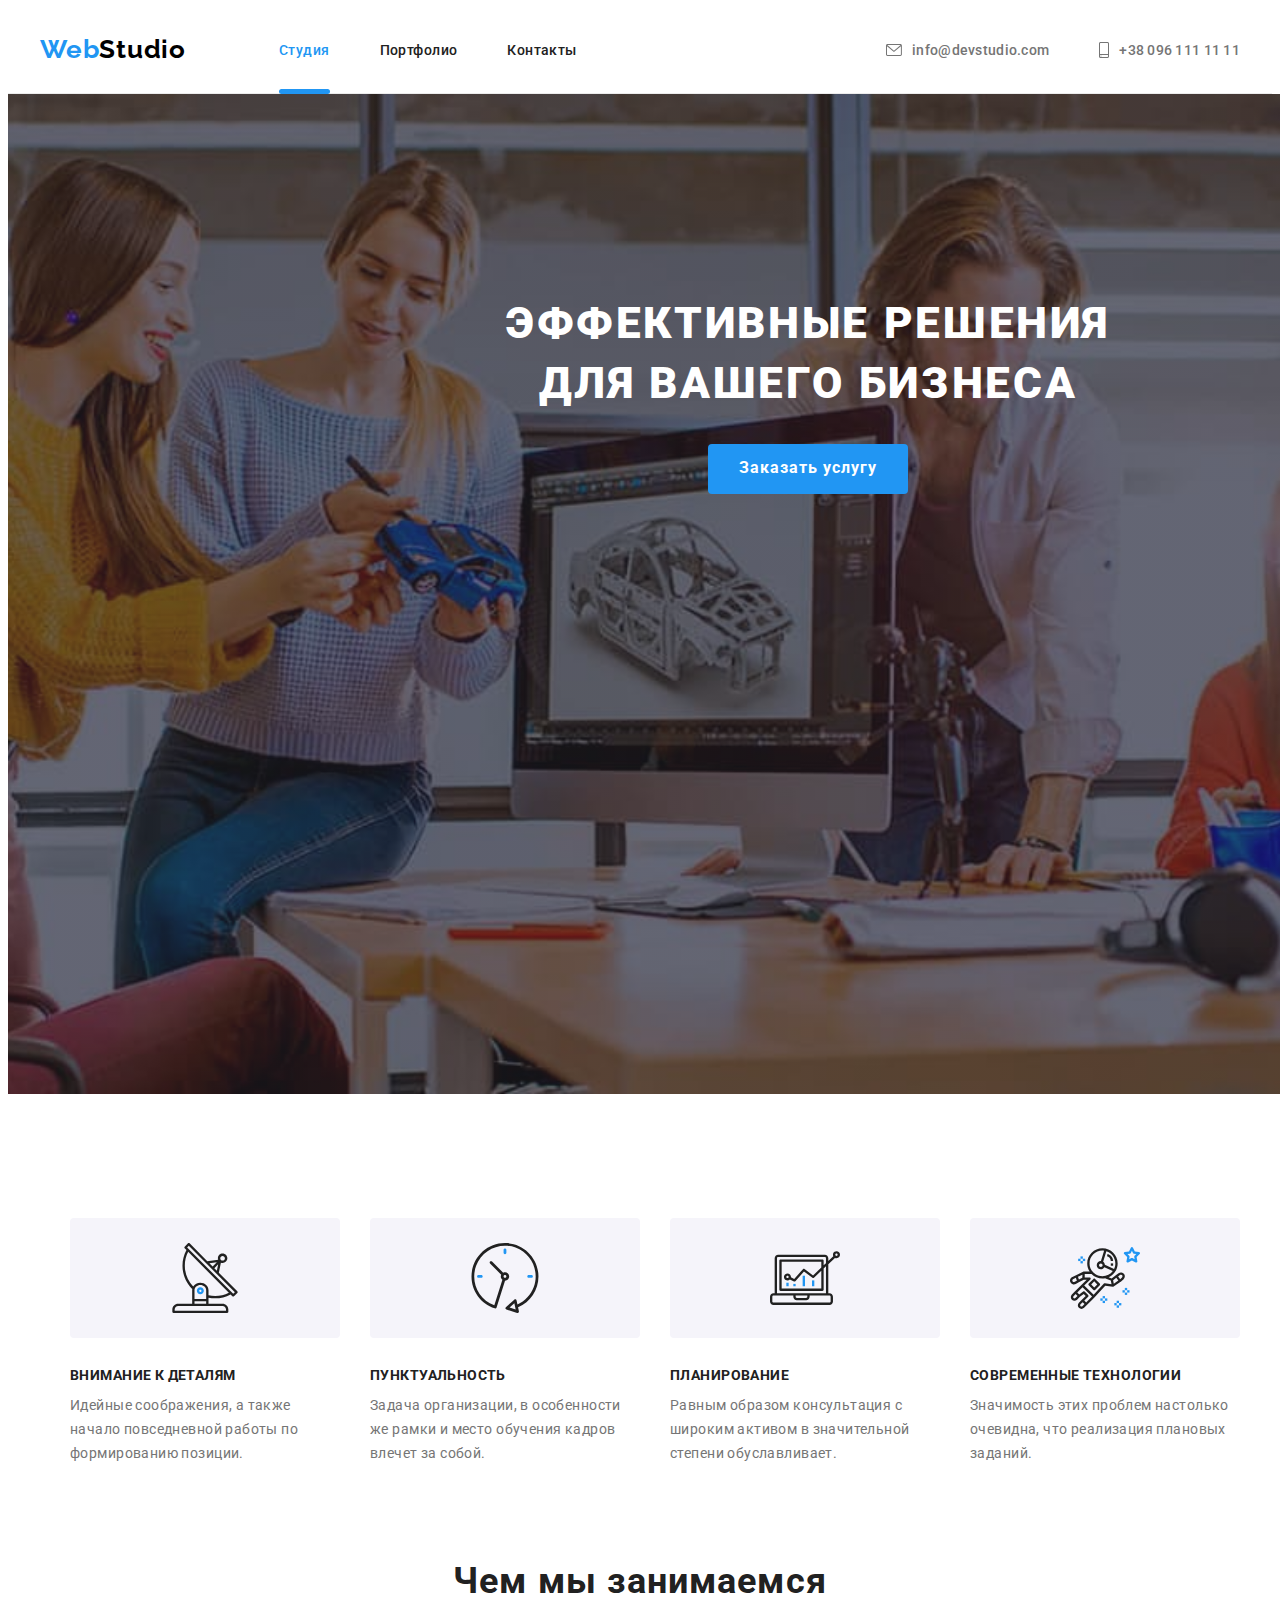
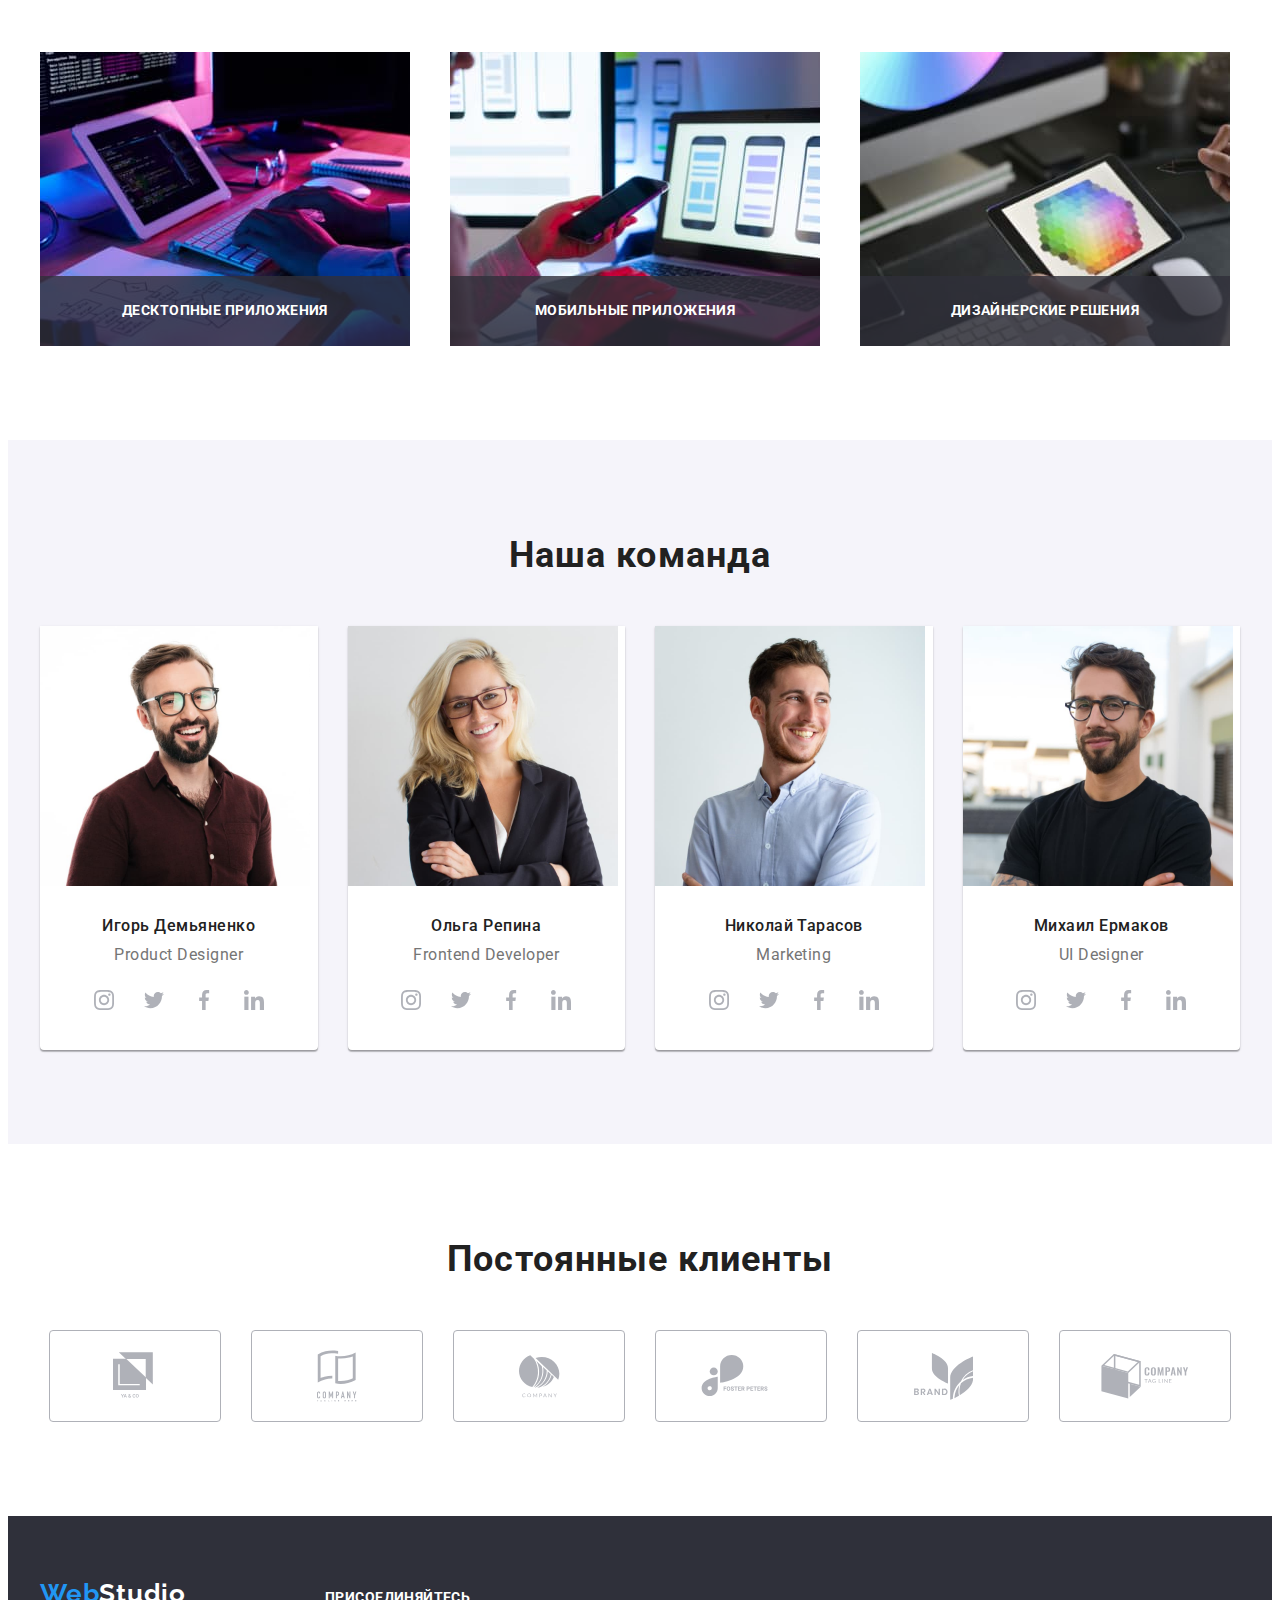
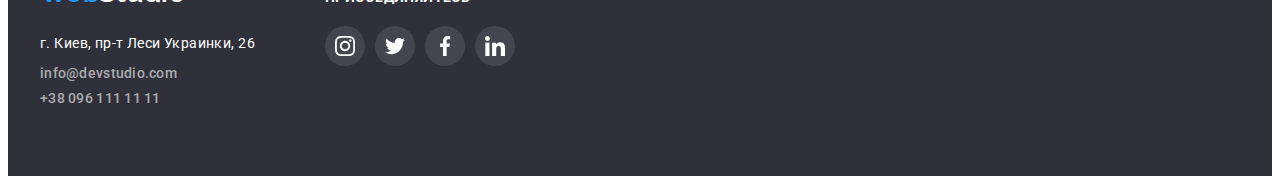
<file: index.html>
<!DOCTYPE html>
<html lang="ru">

<head>
  <meta charset="UTF-8">
  <meta name="viewport" content="width=device-width, initial-scale=1.0">
  <title>Студия</title>
  <link rel="preconnect" href="https://fonts.gstatic.com">
  <link href="https://fonts.googleapis.com/css2?family=Raleway:wght@700&family=Roboto:wght@400;500;700;900&display=swap"
    rel="stylesheet">
  <link rel="stylesheet" href="https://cdnjs.cloudflare.com/ajax/libs/modern-normalize/1.0.0/modern-normalize.min.css"
    integrity="sha512-ISS7cAi1PEhQ8jnbJpJZMd29NlhNj4AWYyLOSp2CE/CsHxTCu+r+t0D2yoJudVrd0/8fTVPUVDzY5Tvli75u/g=="
    crossorigin="anonymous" />
  <!-- <link rel="stylesheet" href="./css/normalize.css"> -->
  <link rel="stylesheet" href="./css/style.css">
</head>

<body>


  <header>
    <div class="header-cont container">
      <nav class="main-nav">
        <a href="./index.html" class="logo">Web<span class="studio">Studio</span></a>
        <ul class="site-nav list">
          <li class="item"><a href="./index.html" class="link current">Студия</a></li>
          <li class="item"><a href="./portfolio.html" class="link">Портфолио</a></li>
          <li class="item"><a href="#" class="link">Контакты</a></li>
        </ul>
      </nav>
      <ul class="auth-nav list">
        <li class="item">
          <a href="mailto:info@devstudio.com" class="link">
            <svg class="mail-icon">
              <use href="./img/icons.svg#icon-envelope-hover">
              </use>
            </svg>
            info@devstudio.com
          </a>
        </li>
        <li class="item">
          <a href="tel:+380961111111" class="link">
            <svg class="phone-icon">
              <use href="./img/icons.svg#icon-smartphone">
              </use>
            </svg>
            +38 096 111 11 11
          </a>
        </li>
      </ul>
    </div>
  </header>

  <main>

    <!-- !Герой -->
    <section class="hero">
      <div class="container">
        <h1 class="hero-title">Эффективные решения <br> для вашего бизнеса</h1>
        <button type="button" class="button pointer" data-modal-open>Заказать услугу</button>
      </div>
    </section>

    <!-- !Наши преимущества -->
    <section class="section">
      <div class="container">
        <h2 class="visually-hidden">Наши преимущества</h2>
        <ul class="features list">
          <li class="item">
            <div class="feature-icon-wrap">
              <svg class="feature-icon">
                <use href="./img/icons.svg#icon-antenna-1">
                </use>
              </svg>
            </div>
            <h3 class="section-item">Внимание к деталям</h3>
            <p class="content">Идейные соображения, а также начало повседневной работы по формированию позиции.</p>
          </li>
          <li class="item">
            <div class="feature-icon-wrap">
              <svg class="feature-icon">
                <use href="./img/icons.svg#icon-clock-1">
                </use>
              </svg>
            </div>
            <h3 class="section-item">Пунктуальность</h3>
            <p class="content">Задача организации, в особенности же рамки и место обучения кадров влечет за собой.</p>
          </li>
          <li class="item">
            <div class="feature-icon-wrap">
              <svg class="feature-icon">
                <use href="./img/icons.svg#icon-diagram-1">
                </use>
              </svg>
            </div>
            <h3 class="section-item">Планирование</h3>
            <p class="content">Равным образом консультация с широким активом в значительной степени обуславливает.</p>
          </li>
          <li class="item">
            <div class="feature-icon-wrap">
              <svg class="feature-icon">
                <use href="./img/icons.svg#icon-astronaut-1">
                </use>
              </svg>
            </div>
            <h3 class="section-item">Современные технологии</h3>
            <p class="content">Значимость этих проблем настолько очевидна, что реализация плановых заданий.</p>
          </li>
        </ul>
      </div>
    </section>

    <!-- !Чем мы занимаемся -->
    <section class="section  no-top-padding">
      <div class="container">
        <h2 class="section-title">Чем мы занимаемся</h2>
        <ul class="work list">
          <li class="item">
            <img src="./img/img1.jpg" alt="Программирование" width="370" class="pointer photo">
            <div class="discrip">
              <p class="dis">Десктопные приложения</p>
            </div>
          </li>
          <li class="item">
            <img src="./img/img2.jpg" alt="Создание макета" width="370" class="pointer photo">
            <div class="discrip">
              <p class="dis">Мобильные приложения </p>
            </div>
          </li>
          <li class="item">
            <img src="./img/img3.jpg" alt="Подбор цвета" width="370" class="pointer photo">
            <div class="discrip">
              <p class="dis">Дизайнерские решения</p>
            </div>
          </li>
        </ul>

      </div>
    </section>

    <!-- !Наша команда -->
    <section class="section team-cont">
      <div class="container">
        <h2 class="section-title">Наша команда</h2>
        <ul class="team list">
          <li class="item"><img src="./img/img4.jpg" alt="Фото: Игорь Демьяненко" width="270" class="pointer photo">
            <div class="team-item-name">
              <h3 class="section-item">Игорь Демьяненко</h3>
              <p class="content">Product Designer</p>

              <ul class="team-social list">
                <li class="social-item">
                  <a href="#" class="social-link">
                    <svg class="social-icon">
                      <use href="./img/icons.svg#icon-instagram-2"></use>
                    </svg>
                  </a>
                </li>
                <li class="social-item">
                  <a href="#" class="social-link">
                    <svg class="social-icon">
                      <use href="./img/icons.svg#icon-twitter-1"></use>
                    </svg>
                  </a>
                </li>
                <li class="social-item">
                  <a href="#" class="social-link">
                    <svg class="social-icon">
                      <use href="./img/icons.svg#icon-facebook-1"></use>
                    </svg>
                  </a>
                </li>
                <li class="social-item">
                  <a href="#" class="social-link">
                    <svg class="social-icon">
                      <use href="./img/icons.svg#icon-linkedin-1"></use>
                    </svg>
                  </a>
                </li>
              </ul>
            </div>

          </li>
          <li class="item"><img src="./img/img5.jpg" alt="Фото: Ольга Репина" width="270" class="pointer photo">
            <div class="team-item-name">
              <h3 class="section-item">Ольга Репина</h3>
              <p class="content">Frontend Developer</p>
              <ul class="team-social list">
                <li class="social-item">
                  <a href="#" class="social-link">
                    <svg class="social-icon">
                      <use href="./img/icons.svg#icon-instagram-2"></use>
                    </svg>
                  </a>
                </li>
                <li class="social-item">
                  <a href="#" class="social-link">
                    <svg class="social-icon">
                      <use href="./img/icons.svg#icon-twitter-1"></use>
                    </svg>
                  </a>
                </li>
                <li class="social-item">
                  <a href="#" class="social-link">
                    <svg class="social-icon">
                      <use href="./img/icons.svg#icon-facebook-1"></use>
                    </svg>
                  </a>
                </li>
                <li class="social-item">
                  <a href="#" class="social-link">
                    <svg class="social-icon">
                      <use href="./img/icons.svg#icon-linkedin-1"></use>
                    </svg>
                  </a>
                </li>
              </ul>

            </div>

          </li>
          <li class="item"><img src="./img/img6.jpg" alt="Фото: Николай Тарасов" width="270" class="pointer photo">
            <div class="team-item-name">
              <h3 class="section-item">Николай Тарасов</h3>
              <p class="content">Marketing</p>
              <ul class="team-social list">
                <li class="social-item">
                  <a href="#" class="social-link">
                    <svg class="social-icon">
                      <use href="./img/icons.svg#icon-instagram-2"></use>
                    </svg>
                  </a>
                </li>
                <li class="social-item">
                  <a href="#" class="social-link">
                    <svg class="social-icon">
                      <use href="./img/icons.svg#icon-twitter-1"></use>
                    </svg>
                  </a>
                </li>
                <li class="social-item">
                  <a href="#" class="social-link">
                    <svg class="social-icon">
                      <use href="./img/icons.svg#icon-facebook-1"></use>
                    </svg>
                  </a>
                </li>
                <li class="social-item">
                  <a href="#" class="social-link">
                    <svg class="social-icon">
                      <use href="./img/icons.svg#icon-linkedin-1"></use>
                    </svg>
                  </a>
                </li>
              </ul>

            </div>

          </li>
          <li class="item"><img src="./img/img7.jpg" alt="Фото: Михаил Ермаков" width="270" class="pointer photo">
            <div class="team-item-name">
              <h3 class="section-item">Михаил Ермаков</h3>
              <p class="content">UI Designer</p>
              <ul class="team-social list">
                <li class="social-item">
                  <a href="#" class="social-link">
                    <svg class="social-icon">
                      <use href="./img/icons.svg#icon-instagram-2"></use>
                    </svg>
                  </a>
                </li>
                <li class="social-item">
                  <a href="#" class="social-link">
                    <svg class="social-icon">
                      <use href="./img/icons.svg#icon-twitter-1"></use>
                    </svg>
                  </a>
                </li>
                <li class="social-item">
                  <a href="#" class="social-link">
                    <svg class="social-icon">
                      <use href="./img/icons.svg#icon-facebook-1"></use>
                    </svg>
                  </a>
                </li>
                <li class="social-item">
                  <a href="#" class="social-link">
                    <svg class="social-icon">
                      <use href="./img/icons.svg#icon-linkedin-1"></use>
                    </svg>
                  </a>
                </li>
              </ul>

            </div>
          </li>
        </ul>

      </div>
    </section>

    <!-- ! КЛИЕНТЫ  -->
    <section class="clients section">
      <div class="container">
        <h2 class="section-title">Постоянные клиенты</h2>
        <ul class="clients-list list">

          <li class="client-item">
            <a href="#" class="client-link">
              <svg class="client-logo" width="44px" height="49px">
                <use href="./img/icons.svg#icon-logo-1"></use>
              </svg>
            </a>
          </li>

          <li class="client-item">
            <a href="#" class="client-link">
              <svg class="client-logo" width="40px" height="52px">
                <use href="./img/icons.svg#icon-logo-2"></use>
              </svg>
            </a>
          </li>
          <li class="client-item">
            <a href="#" class="client-link">
              <svg class="client-logo" width="41px" height="43px">
                <use href="./img/icons.svg#icon-logo-3"></use>
              </svg>
            </a>
          </li>
          <li class="client-item">
            <a href="#" class="client-link">
              <svg class="client-logo" width="80px" height="42px">
                <use href="./img/icons.svg#icon-logo-4"></use>
              </svg>
            </a>
          </li>
          <li class="client-item">
            <a href="#" class="client-link">
              <svg class="client-logo" width="59px" height="47px">
                <use href="./img/icons.svg#icon-logo-5"></use>
              </svg>
            </a>
          </li>
          <li class="client-item">
            <a href="#" class="client-link">
              <svg class="client-logo" width="88px" height="45px">
                <use href="./img/icons.svg#icon-logo-6"></use>
              </svg>
            </a>
          </li>

        </ul>
      </div>

    </section>

  </main>

  <footer class="footer">
    <div class="container">

      <div class="footer-content">

        <div class="footer-adress">
          <a href="#" class="logo ftr">Web<span class="studio foot">Studio</span></a>
          <address class="auth-nav foot-nav">
            <a href="#" class="adres link item">г. Киев, пр-т Леси Украинки, 26</a>
            <ul class="list">
              <li class="item"><a href="mailto:info@devstudio.com" class="link foot-adr">info@devstudio.com</a></li>
              <li class="item"><a href="tel:+380961111111" class="link foot-adr">+38 096 111 11 11</a></li>
            </ul>
          </address>
        </div>

        <div class="footer-social">
          <h2 class="footer-social-title">присоединяйтесь</h2>
          <ul class="footer-social-list list">
            <li class="social-item">
              <a href="#" class="footer-social-link">
                <svg class="social-icon">
                  <use href="./img/icons.svg#icon-instagram-2"></use>
                </svg>
              </a>
            </li>
            <li class="social-item">
              <a href="#" class="footer-social-link">
                <svg class="social-icon">
                  <use href="./img/icons.svg#icon-twitter-1"></use>
                </svg>
              </a>
            </li>
            <li class="social-item">
              <a href="#" class="footer-social-link">
                <svg class="social-icon">
                  <use href="./img/icons.svg#icon-facebook-1"></use>
                </svg>
              </a>
            </li>
            <li class="social-item">
              <a href="#" class="footer-social-link">
                <svg class="social-icon">
                  <use href="./img/icons.svg#icon-linkedin-1"></use>
                </svg>
              </a>
            </li>
          </ul>
        </div>
      </div>
    </div>
  </footer>

  <!-- ! Модальное окно -->

  <div class="backdrop is-hidden" data-modal>
    <div class="modal">
      <button class="close-btn" data-modal-close>
        <svg width="18px" height="18px">
          <use href="./img/icons.svg#icon-close"></use>
        </svg></button>
    </div>
  </div>





  <script src="./js/modal.js"></script>
</body>

</html>
</file>
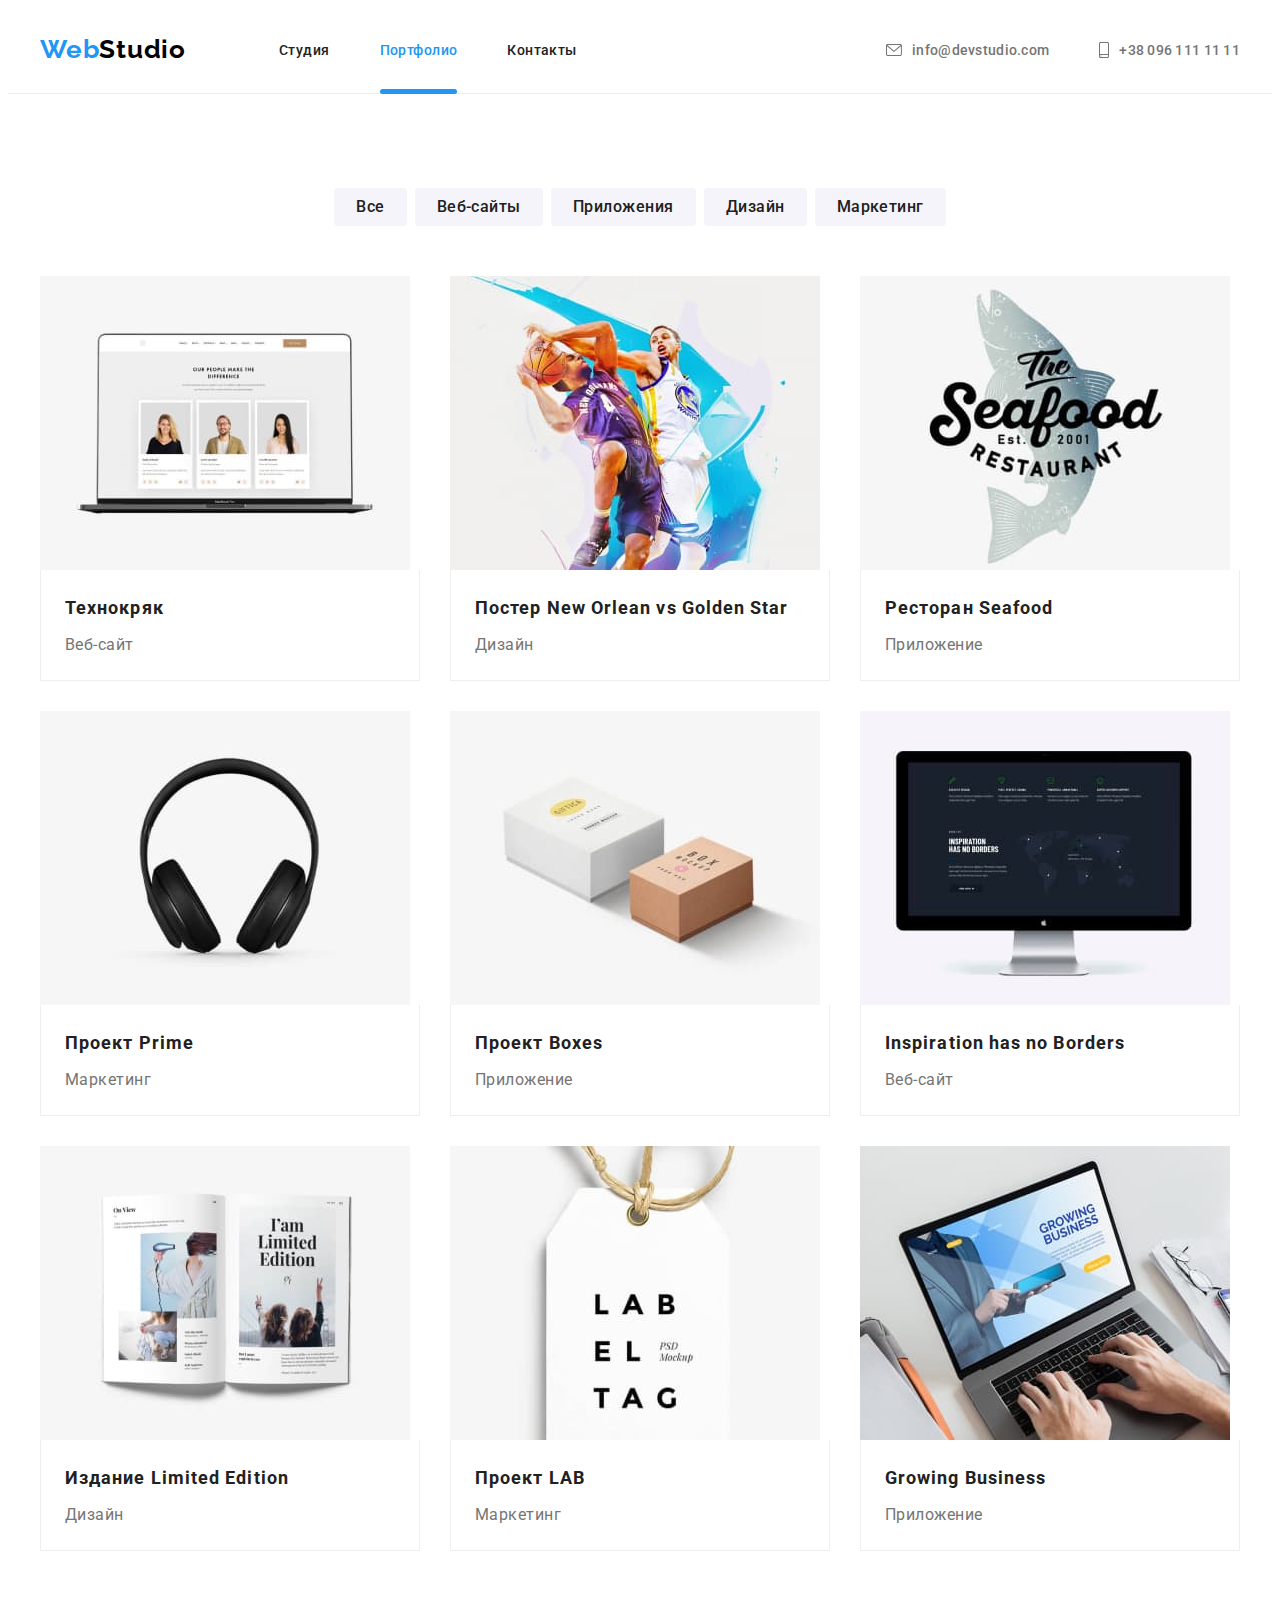
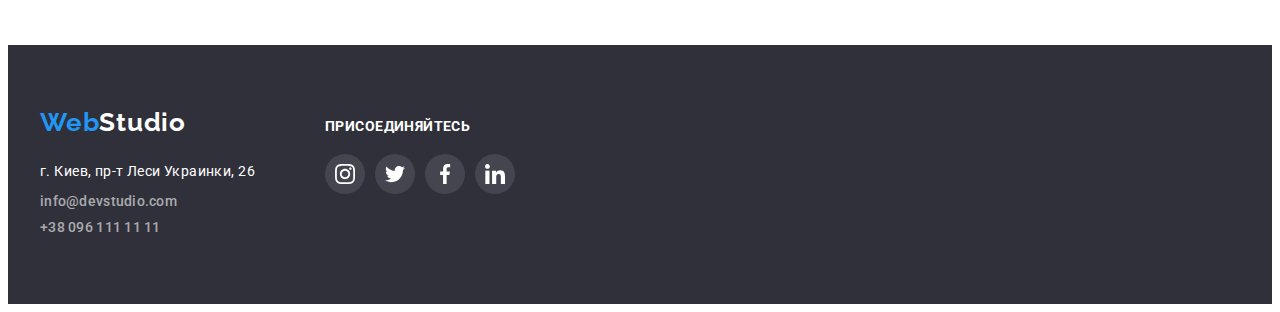
<file: portfolio.html>
<!DOCTYPE html>
<html lang="ru">

<head>
  <meta charset="UTF-8">
  <meta name="viewport" content="width=device-width, initial-scale=1.0">
  <title>Портфолио</title>
  <link rel="preconnect" href="https://fonts.gstatic.com">
  <link href="https://fonts.googleapis.com/css2?family=Raleway:wght@700&family=Roboto:wght@400;500;700;900&display=swap"
    rel="stylesheet">
  <link rel="stylesheet" href="https://cdnjs.cloudflare.com/ajax/libs/modern-normalize/1.0.0/modern-normalize.min.css"
    integrity="sha512-ISS7cAi1PEhQ8jnbJpJZMd29NlhNj4AWYyLOSp2CE/CsHxTCu+r+t0D2yoJudVrd0/8fTVPUVDzY5Tvli75u/g=="
    crossorigin="anonymous" />
  <!-- <link rel="stylesheet" href="./css/normalize.css"> -->
  <link rel="stylesheet" href="./css/style.css">
</head>

<body>

  <header>
    <div class="header-cont container">
      <nav class="main-nav">
        <a href="./index.html" class="logo">Web<span class="studio">Studio</span></a>
        <ul class="site-nav list">
          <li class="item"><a href="./index.html" class="link ">Студия</a></li>
          <li class="item"><a href="./portfolio.html" class="link current">Портфолио</a></li>
          <li class="item"><a href="#" class="link">Контакты</a></li>
        </ul>
      </nav>
      <ul class="auth-nav list">
        <li class="item">

          <a href="mailto:info@devstudio.com" class="link">
            <svg class="mail-icon">
              <use href="./img/icons.svg#icon-envelope-hover">
              </use>
            </svg>
            info@devstudio.com
          </a>
        </li>
        <li class="item"><a href="tel:+380961111111" class="link">
            <svg class="phone-icon">
              <use href="./img/icons.svg#icon-smartphone">
              </use>
            </svg>
            +38 096 111 11 11
          </a>
        </li>
      </ul>
    </div>
  </header>

  <main>

    <section class="section">
      <div class="container">
        <ul class="btn-container list">
          <li class="item">
            <button type="button" class="filter-btn pointer">Все</button>
          </li>
          <li class="item">
            <button type="button" class="filter-btn pointer">Веб-сайты</button>
          </li>
          <li class="item">
            <button type="button" class="filter-btn pointer">Приложения</button>
          </li>
          <li class="item">
            <button type="button" class="filter-btn pointer">Дизайн</button>
          </li>
          <li class="item">
            <button type="button" class="filter-btn pointer">Маркетинг</button>
          </li>
        </ul>
        <!-- !Projects -->
        <h1 class="visually-hidden">Наши проекты</h1>
        <ul class="projects list">

          <li class="item">
            <a href="#" class="projects-link">
              <div class="thumb">
                <img src="./img/p1.jpg" alt="Скриншот сайта" width="370" class="photo">
                <div class="product-overlay">
                  <p class="overlay-text">Технокряк это современная площадка распространения коронавируса. Компании
                    используют эту
                    платформу
                    для цифрового
                    шпионажа и атак на защищённые сервера конкурентов.</p>
                </div>
              </div>

              <div class="item-name">
                <h2 class="project-item">Технокряк</h2>
                <p class="project-type">Веб-сайт</p>
              </div>
            </a>
          </li>

          <li class="item">
            <a href="#" class="projects-link">
              <div class="thumb">

                <img src="./img/p2.jpg" alt="Постер Basketball" width="370" class="photo">
                <div class="product-overlay">
                  <p class="overlay-text">Технокряк это современная площадка распространения коронавируса. Компании
                    используют эту
                    платформу
                    для цифрового
                    шпионажа и атак на защищённые сервера конкурентов.</p>
                </div>
              </div>
              <div class="item-name">

                <h2 class="project-item">Постер New Orlean vs Golden Star</h2>
                <p class="project-type">Дизайн </p>
              </div>
            </a>
          </li>

          <li class="item">
            <a href="#" class="projects-link">
              <div class="thumb">

                <img src="./img/p3.jpg" alt="Restaurant Logo" width="370" class="photo">
                <div class="product-overlay">
                  <p class="overlay-text">Технокряк это современная площадка распространения коронавируса. Компании
                    используют эту
                    платформу
                    для цифрового
                    шпионажа и атак на защищённые сервера конкурентов.</p>
                </div>
              </div>
              <div class="item-name">

                <h2 class="project-item">Ресторан Seafood</h2>
                <p class="project-type">Приложение</p>
              </div>
            </a>
          </li>

          <li class="item">
            <a href="#" class="projects-link">
              <div class="thumb">

                <img src="./img/p4.jpg" alt="Наушники" width="370" class="photo">
                <div class="product-overlay">
                  <p class="overlay-text">Технокряк это современная площадка распространения коронавируса. Компании
                    используют эту
                    платформу
                    для цифрового
                    шпионажа и атак на защищённые сервера конкурентов.</p>
                </div>
              </div>
              <div class="item-name">

                <h2 class="project-item">Проект Prime</h2>
                <p class="project-type">Маркетинг</p>
              </div>
            </a>
          </li>

          <li class="item">
            <a href="#" class="projects-link">
              <div class="thumb">

                <img src="./img/p5.jpg" alt="Коробки" width="370" class="photo">
                <div class="product-overlay">
                  <p class="overlay-text">Технокряк это современная площадка распространения коронавируса. Компании
                    используют эту
                    платформу
                    для цифрового
                    шпионажа и атак на защищённые сервера конкурентов.</p>
                </div>
              </div>
              <div class="item-name">

                <h2 class="project-item">Проект Boxes</h2>
                <p class="project-type">Приложение</p>
              </div>
            </a>
          </li>

          <li class="item">
            <a href="#" class="projects-link">
              <div class="thumb">

                <img src="./img/p6.jpg" alt="Скриншот сайта" width="370" class="photo">
                <div class="product-overlay">
                  <p class="overlay-text">Технокряк это современная площадка распространения коронавируса. Компании
                    используют эту
                    платформу
                    для цифрового
                    шпионажа и атак на защищённые сервера конкурентов.</p>
                </div>
              </div>
              <div class="item-name">

                <h2 class="project-item">Inspiration has no Borders</h2>
                <p class="project-type">Веб-сайт</p>
              </div>
            </a>
          </li>

          <li class="item">
            <a href="#" class="projects-link">
              <div class="thumb">

                <img src="./img/p7.jpg" alt="Книга" width="370" class="photo">
                <div class="product-overlay">
                  <p class="overlay-text">Технокряк это современная площадка распространения коронавируса. Компании
                    используют эту
                    платформу
                    для цифрового
                    шпионажа и атак на защищённые сервера конкурентов.</p>
                </div>
              </div>
              <div class="item-name">

                <h2 class="project-item">Издание Limited Edition</h2>
                <p class="project-type">Дизайн</p>
              </div>
            </a>
          </li>

          <li class="item">
            <a href="#" class="projects-link">
              <div class="thumb">

                <img src="./img/p8.jpg" alt="Label" width="370" class="photo">
                <div class="product-overlay">
                  <p class="overlay-text">Технокряк это современная площадка распространения коронавируса. Компании
                    используют эту
                    платформу
                    для цифрового
                    шпионажа и атак на защищённые сервера конкурентов.</p>
                </div>
              </div>
              <div class="item-name">

                <h2 class="project-item">Проект LAB</h2>
                <p class="project-type">Маркетинг</p>
              </div>
            </a>
          </li>

          <li class="item">
            <a href="#" class="projects-link">

              <div class="thumb">
                <img src="./img/p9.jpg" alt="Laptop" width="370" class="photo">
                <div class="product-overlay">
                  <p class="overlay-text">Технокряк это современная площадка распространения коронавируса. Компании
                    используют эту
                    платформу
                    для цифрового
                    шпионажа и атак на защищённые сервера конкурентов.</p>
                </div>
              </div>

              <div class="item-name">
                <h2 class="project-item">Growing Business</h2>
                <p class="project-type">Приложение</p>
              </div>

            </a>
          </li>
        </ul>
      </div>

    </section>

  </main>


  <footer class="footer">
    <div class="container">

      <div class="footer-content">

        <div class="footer-adress">
          <a href="#" class="logo ftr">Web<span class="studio foot">Studio</span></a>
          <address class="auth-nav foot-nav">
            <a href="#" class="adres link item">г. Киев, пр-т Леси Украинки, 26</a>
            <ul class="list">
              <li class="item"><a href="mailto:info@devstudio.com" class="link foot-adr">info@devstudio.com</a></li>
              <li class="item"><a href="tel:+380961111111" class="link foot-adr">+38 096 111 11 11</a></li>
            </ul>
          </address>
        </div>

        <div class="footer-social">
          <h2 class="footer-social-title">присоединяйтесь</h2>
          <ul class="footer-social-list list">
            <li class="social-item">
              <a href="#" class="footer-social-link">
                <svg class="social-icon">
                  <use href="./img/icons.svg#icon-instagram-2"></use>
                </svg>
              </a>
            </li>
            <li class="social-item">
              <a href="#" class="footer-social-link">
                <svg class="social-icon">
                  <use href="./img/icons.svg#icon-twitter-1"></use>
                </svg>
              </a>
            </li>
            <li class="social-item">
              <a href="#" class="footer-social-link">
                <svg class="social-icon">
                  <use href="./img/icons.svg#icon-facebook-1"></use>
                </svg>
              </a>
            </li>
            <li class="social-item">
              <a href="#" class="footer-social-link">
                <svg class="social-icon">
                  <use href="./img/icons.svg#icon-linkedin-1"></use>
                </svg>
              </a>
            </li>
          </ul>
        </div>
      </div>
    </div>
  </footer>

</body>

</html>
</file>
<file: css/style.css>
:root {
  /* background */
  --bgc-main: #ffffff;
  --bgc-dark: #f5f4fa;
  --bgc-light: #e5e5e5;
  --bgc-accent: #2196f3;
  --bgc-hero-footer: #2f303a;
  --overlay: rgba(33, 150, 243, 0.9);

  /* text */
  --txt-c-dark: #000000;
  --txt-c-grey: #212121;
  --txt-c-grey-light: #757575;
  --txt-c-accent: #2196f3;
  --txt-c-address: rgba(255, 255, 255, 0.6);
  --txt-c-light: #ffffff;
  --card-set-gap: 30px;
  --social-color: #afb1b8;
}

body {
  font-family: Roboto, sans-serif;
  font-weight: 400;
  color: var(--txt-c-grey-light);
}

.container {
  max-width: 1200px;
  margin: 0 auto;
  padding-left: 15px;
  padding-right: 15px;

  /* outline: 1px solid teal; */
}

a {
  text-decoration: none;
}

.list {
  list-style: none;
  padding: 0;
  margin: 0;
}

/* .link {
  text-decoration: none;
} */

.pointer {
  cursor: pointer;
}

.logo {
  font-family: "Raleway", Roboto, sans-serif;
  font-size: 26px;
  font-style: normal;
  line-height: 1.38;
  font-weight: 700;
  letter-spacing: 0.03em;
  color: var(--txt-c-accent);

  margin-top: 0;
  margin-bottom: 0;
  display: block;
  padding-top: 24px;
  padding-bottom: 25px;
}

.studio {
  font-family: "Raleway", Roboto, sans-serif;
  font-size: 26px;
  font-style: normal;
  font-weight: 700;
  line-height: 1.38;
  letter-spacing: 0.03em;
  color: var(--txt-c-dark);
}

.studio.foot {
  color: var(--bgc-main);
}

/* *logo ============================================*/
/* .logo:hover,
.logo:focus {
  color: var(--txt-c-accent);
} */

header {
  border-bottom: 1px solid #ececec;
}

.header-cont {
  display: flex;
  align-items: center;
  justify-content: space-between;
}

/* ?.header-cont > .auth-nav {
  margin-left: auto;
} */

/* *main-nav ====================================*/
.main-nav {
  display: flex;
  align-items: center;
}

/* *site-nav =====================================*/
.site-nav {
  display: flex;
  margin-left: 93px;
}

.site-nav .item:not(:first-child) {
  margin-left: 50px;
}

.site-nav .link {
  position: relative;

  display: block;
  padding-top: 32px;
  padding-bottom: 32px;

  color: var(--txt-c-grey);
  font-size: 14px;
  font-weight: 500;
  line-height: 1.17;
  letter-spacing: 0.03em;

  transition: color 250ms cubic-bezier(0.4, 0, 0.2, 1);
}

.site-nav .link.current {
  color: var(--txt-c-accent);
}

.site-nav .link.current::after {
  content: "";

  position: absolute;
  left: 0;
  bottom: -3px;
  width: 100%;
  height: 5px;
  border-radius: 4px;
  background-color: var(--txt-c-accent);
}

.header-cont .auth-nav {
  display: flex;
  align-items: center;
}

.auth-nav .item {
  display: flex;
  margin: 0;

  /* align-items: center; */
}

.mail-icon {
  fill: currentColor;
  width: 16px;
  height: 12px;
  margin-right: 10px;
}

.phone-icon {
  fill: currentColor;
  width: 10px;
  height: 16px;
  margin-right: 10px;
}

.header-cont .auth-nav .item + .item {
  margin-left: 50px;
  margin-bottom: 0;

  /* padding: 32px 0px; */
}

.auth-nav .link {
  color: var(--txt-c-grey-light);
  font-size: 14px;
  font-weight: 500;
  line-height: 1.17;
  letter-spacing: 0.02em;

  display: flex;
  align-items: center;
  padding: 32px 0px;
  white-space: nowrap;

  transition: color 250ms cubic-bezier(0.4, 0, 0.2, 1);
}

.logo:hover,
.logo:focus,
.site-nav .link:hover,
.site-nav .link:focus,
.auth-nav .link:hover,
.auth-nav .link:focus {
  color: var(--txt-c-accent);

  transition: color 250ms cubic-bezier(0.4, 0, 0.2, 1);
}

/* *hero ====================================*/
.hero {
  width: 1600px;
  height: 600px;
  margin-left: auto;
  margin-right: auto;

  background-color: #c4c4c4;
  background-image: linear-gradient(to right, rgba(47, 48, 58, 0.4), rgba(47, 48, 58, 0.4)), url(../img/herobg.jpg);
  background-repeat: no-repeat;
  background-position: center;
  background-size: cover;

  text-align: center;

  padding-top: 200px;
  padding-bottom: 200px;
}

.hero-title {
  color: var(--txt-c-light);

  font-family: Roboto, sans-serif;
  font-size: 44px;
  font-weight: 900;
  line-height: 1.36;
  letter-spacing: 0.06em;
  text-transform: uppercase;

  margin: 0 0 30px 0;
}

.button {
  display: inline-block;

  color: var(--txt-c-light);
  background-color: var(--bgc-accent);
  font-family: Roboto, sans-serif;
  font-weight: 700;
  font-size: 16px;
  line-height: 1.88;
  letter-spacing: 0.06em;
  text-align: center;

  min-width: 200px;
  min-height: 50px;
  border-radius: 4px;
  border: none;
}

/* *section ==========================*/

.section {
  padding-top: 94px;
  padding-bottom: 94px;
}

.no-top-padding {
  padding-top: 0px;
}

/* *features======================================= */
.visually-hidden {
  position: absolute;
  width: 1px;
  height: 1px;
  margin: -1px;
  border: 0;
  padding: 0;
  white-space: nowrap;
  clip-path: inset(100%);
  clip: rect(0 0 0 0);
  overflow: hidden;
}

.section-title,
.section-item {
  color: var(--txt-c-grey);
}

.section-title {
  font-family: Roboto, sans-serif;
  font-size: 36px;
  font-weight: 700;
  line-height: 1.17;
  letter-spacing: 0.03em;
  text-align: center;

  margin-top: 0;
  margin-bottom: 50px;
}

.features {
  display: flex;
  flex-wrap: wrap;
}

.features .item {
  flex-basis: calc(100% / 4 - var(--card-set-gap));
  margin-top: var(--card-set-gap);
  margin-left: var(--card-set-gap);
}

.feature-icon-wrap {
  display: flex;
  background-color: var(--bgc-dark);

  margin-bottom: 30px;

  border-radius: 4px;
}

.feature-icon {
  width: 70px;
  height: 70px;

  margin: 25px auto 25px auto;
}

.features .section-item {
  font-size: 14px;
  font-weight: 700;
  line-height: 1.14;
  letter-spacing: 0.03em;
  text-align: left;
  text-transform: uppercase;
  margin-top: 0;
  margin-bottom: 10px;
}

.features .content {
  font-size: 14px;
  line-height: 1.71;
  letter-spacing: 0.03em;
  text-align: left;
  margin-top: 0;
  margin-bottom: 0;
}

/* *work================================================ */

.work {
  display: flex;
  flex-wrap: wrap;
  margin-left: calc(-1 * var(--card-set-gap));
  margin-top: calc(-1 * var(--card-set-gap));
}

.work .item {
  flex-basis: calc(100% / 3 - var(--card-set-gap));
  margin-top: var(--card-set-gap);
  margin-left: var(--card-set-gap);

  position: relative;
  z-index: 0;
}

.photo {
  display: block;
}

.work .discrip {
  display: flex;
  justify-content: center;
  align-items: center;

  width: 370px;
  height: 70px;

  background-color: rgba(47, 48, 58, 0.8);

  position: absolute;
  z-index: 2;

  top: calc(100% - 70px);
  left: 0;
}

.dis {
  display: block;
  font-weight: 700;
  font-size: 14px;
  line-height: 1.14;
  letter-spacing: 0.03em;
  text-transform: uppercase;
  color: var(--txt-c-light);
  padding: 0;
  margin: 0;
}

/* *team=================================================== */

.team-cont {
  background-color: var(--bgc-dark);
}

.team {
  display: flex;
  flex-wrap: wrap;
  margin-left: calc(-1 * var(--card-set-gap));
  margin-top: calc(-1 * var(--card-set-gap));
}

.team .item {
  flex-basis: calc(100% / 4 - var(--card-set-gap));
  margin-top: var(--card-set-gap);
  margin-left: var(--card-set-gap);

  background-color: var(--bgc-main);

  border-bottom-left-radius: 4px;
  border-bottom-right-radius: 4px;
  box-shadow: 0px 1px 3px rgba(0, 0, 0, 0.12), 0px 1px 1px rgba(0, 0, 0, 0.14), 0px 2px 1px rgba(0, 0, 0, 0.2);
}

.team-item-name {
  padding: 30px 32px;
}

.team .section-item {
  color: var(--txt-c-grey);
  font-size: 16px;
  font-weight: 500;
  line-height: 1.19;
  letter-spacing: 0.03em;
  text-align: center;

  margin-top: 0;
  margin-bottom: 10px;
}

.team .content {
  font-size: 16px;
  line-height: 1.19;
  text-align: center;
  letter-spacing: 0.03em;

  margin-top: 0;
  margin-bottom: 16px;
}

.team-social {
  display: flex;
  justify-content: center;
}

.team-social .social-item:not(:last-child) {
  margin-right: 10px;
}

.team .social-link {
  display: flex;

  color: var(--social-color);
  width: 40px;
  height: 40px;

  justify-content: center;
  align-items: center;

  border-radius: 50%;

  transition: background-color 250ms cubic-bezier(0.4, 0, 0.2, 1), color 250ms cubic-bezier(0.4, 0, 0.2, 1);
}

.social-link:hover,
.social-link:focus {
  background-color: var(--bgc-accent);
  color: var(--bgc-main);

  transition: color 250ms cubic-bezier(0.4, 0, 0.2, 1), background-color 250ms cubic-bezier(0.4, 0, 0.2, 1);
}

.social-icon {
  fill: currentColor;
  width: 20px;
  height: 20px;
}

/* * CLIENTS========================================== */

.clients-list {
  display: flex;
  justify-content: center;
}

.clients-list .client-item:not(:last-child) {
  margin-right: 30px;
}

.client-link {
  display: flex;
  color: var(--social-color);
  border: 1px solid var(--social-color);

  width: 170px;
  height: 90px;

  justify-content: center;
  align-items: center;

  border-radius: 4px;

  transition: color 250ms cubic-bezier(0.4, 0, 0.2, 1), border 250ms cubic-bezier(0.4, 0, 0.2, 1);
}

.client-link:hover,
.client-link:focus {
  color: var(--txt-c-accent);
  border: 1px solid var(--txt-c-accent);

  transition: color 250ms cubic-bezier(0.4, 0, 0.2, 1), border 250ms cubic-bezier(0.4, 0, 0.2, 1);
}

.client-logo {
  fill: currentColor;
}

/* *footer */

.footer {
  background-color: var(--bgc-hero-footer);

  padding-top: 60px;
  padding-bottom: 60px;
}

/* .footer .container {
  flex-flow: column;
} */

.footer-content {
  display: flex;
  align-items: baseline;
}

.footer .logo.ftr {
  display: inline-block;
  margin-bottom: 20px;
  padding: 0;
}

.auth-nav.foot-nav {
  flex-flow: column;
  font-style: normal;
}

.footer .auth-nav .item {
  margin: 0 0 9px 0;
  padding: 0;
}

.footer .link.foot-adr {
  margin: 0;
  padding: 0;
}

.auth-nav > .adres {
  display: block;
  color: var(--bgc-main);
  font-size: 14px;
  font-weight: 400;
  line-height: 1.71;
  letter-spacing: 0.03em;
  text-align: left;
  padding: 0;
}

.list .foot-adr {
  color: var(--txt-c-address);
}

.footer-adress {
  margin-right: 70px;
}

.footer-social-title {
  color: var(--txt-c-light);
  font-weight: 700;
  font-size: 14px;
  line-height: 1.14;
  letter-spacing: 0.03em;
  text-transform: uppercase;
  margin: 0 0 20px 0;
}

.footer-social-list {
  display: flex;
}

.footer-social-link {
  display: flex;

  color: var(--txt-c-light);
  background-color: rgba(255, 255, 255, 0.1);
  width: 40px;
  height: 40px;

  justify-content: center;
  align-items: center;

  border-radius: 50%;

  transition: background-color 250ms cubic-bezier(0.4, 0, 0.2, 1);
}

.footer .social-item:not(:last-child) {
  margin-right: 10px;
}

.footer-social-link:hover,
.footer-social-link:focus {
  background-color: var(--bgc-accent);

  transition: background-color 250ms cubic-bezier(0.4, 0, 0.2, 1);
}

/* !portfolio ----------------------------------------------------------------------*/

/* *buttons==================================== */
.filter-btn {
  display: inline-block;

  color: var(--txt-c-grey);
  background-color: var(--bgc-dark);
  border: none;
  font-family: Roboto, sans-serif;
  font-weight: 500;
  font-size: 16px;
  line-height: 1.62;
  letter-spacing: 0.03em;

  padding: 6px 22px;

  border-radius: 4px;

  transition: background-color 250ms cubic-bezier(0.4, 0, 0.2, 1), color 250ms cubic-bezier(0.4, 0, 0.2, 1),
    box-shadow 250ms cubic-bezier(0.4, 0, 0.2, 1);
}

.btn-container .item:not(:last-child) {
  margin-right: 8px;
}

.btn-container {
  display: flex;
  justify-content: center;
  margin-bottom: 50px;
}

.filter-btn:hover,
.filter-btn:focus {
  color: var(--txt-c-light);
  background-color: var(--bgc-accent);
  border: none;
  font-family: Roboto, sans-serif;
  font-weight: 500;
  font-size: 16px;
  line-height: 1.62;
  letter-spacing: 0.03em;
  box-shadow: 0px 3px 1px rgba(0, 0, 0, 0.1), 0px 1px 2px rgba(0, 0, 0, 0.08), 0px 2px 2px rgba(0, 0, 0, 0.12);

  transition: background-color 250ms cubic-bezier(0.4, 0, 0.2, 1), color 250ms cubic-bezier(0.4, 0, 0.2, 1),
    box-shadow 250ms cubic-bezier(0.4, 0, 0.2, 1);
}

/* *cards================================== */

.projects {
  display: flex;
  flex-wrap: wrap;
  margin-left: calc(-1 * var(--card-set-gap));
  margin-top: calc(-1 * var(--card-set-gap));
}

.projects .item {
  flex-basis: calc(100% / 3 - var(--card-set-gap));
  margin-top: var(--card-set-gap);
  margin-left: var(--card-set-gap);
}

.projects-link {
  display: block;
}

.projects-link:hover,
.projects-link:focus {
  box-shadow: 0px 1px 1px rgba(0, 0, 0, 0.12), 0px 4px 4px rgba(0, 0, 0, 0.06), 1px 4px 6px rgba(0, 0, 0, 0.16);
}

.projects .project-item {
  color: var(--txt-c-grey);
  font-weight: 700;
  font-size: 18px;
  line-height: 2;
  letter-spacing: 0.06em;
  text-align: left;
  margin: 0 0 4px 0;
  padding: 0 0 0 0;
}

.projects .project-type {
  color: var(--txt-c-grey-light);
  font-size: 16px;
  line-height: 1.87;
  letter-spacing: 0.03em;
  text-align: left;
  margin: 0;
  padding: 0;
}

.projects .item-name {
  display: block;

  border-right: 1px solid #eeeeee;
  border-bottom: 1px solid #eeeeee;
  border-left: 1px solid #eeeeee;

  padding: 20px 24px;
}

.thumb {
  position: relative;
  overflow-y: hidden;
  z-index: 0;
}

.product-overlay {
  position: absolute;
  display: inline-block;
  content: "";

  font-size: 18px;
  line-height: 1.56;
  letter-spacing: 0.03em;
  color: var(--txt-c-light);

  background-color: var(--overlay);

  padding: 64px 20px;

  top: 0;
  left: 0;

  transform: translateY(100%);
  transition: transform 250ms cubic-bezier(0.4, 0, 0.2, 1);

  z-index: 2;
}

.overlay-text {
  margin: 0;
}

/* .thumb::before {
  position: absolute;
  display: inline-block;
  content: "";

  width: 100%;
  height: 100%;
  background-color: var(--overlay);
  top: 0;
  left: 0;

  transform: translateY(100%);
  transition: transform 250ms cubic-bezier(0.4, 0, 0.2, 1);

  z-index: 1;
} */

/* .projects-link:hover .thumb::before,
.projects-link:focus .thumb::before, */
.projects-link:hover .product-overlay,
.projects-link:focus .product-overlay {
  transform: translateY(0);
}

/*  * МОДАЛЬНОЕ ОКНО======================================================== */

.backdrop {
  position: fixed;
  width: 100%;
  height: 100%;
  top: 0;
  left: 0;
  background-color: rgba(0, 0, 0, 0.2);

  opacity: 1;
  transition: opacity 500ms cubic-bezier(0.47, 0.08, 0.43, 1.37);
}

.backdrop.is-hidden {
  opacity: 0;
  pointer-events: none;
}

.modal {
  position: absolute;
  top: 50%;
  left: 50%;

  width: 528px;
  height: 581px;

  background: var(--bgc-main);

  box-shadow: 0px 1px 3px rgba(0, 0, 0, 0.12), 0px 1px 1px rgba(0, 0, 0, 0.14), 0px 2px 1px rgba(0, 0, 0, 0.2);
  border-radius: 4px;

  transform: translate(-50%, -50%) scale(1);
  transition: transform 500ms cubic-bezier(0.47, 0.08, 0.43, 1.37);
}

.backdrop.is-hidden .modal {
  transform: translate(-50%, -50%) scale(0.8);
}

.close-btn {
  position: absolute;
  top: 8px;
  right: 8px;

  width: 30px;
  height: 30px;
  border-radius: 50%;
  border: 1px solid rgba(0, 0, 0, 0.1);
  background-color: var(--bgc-main);

  outline: none;
}
</file>
